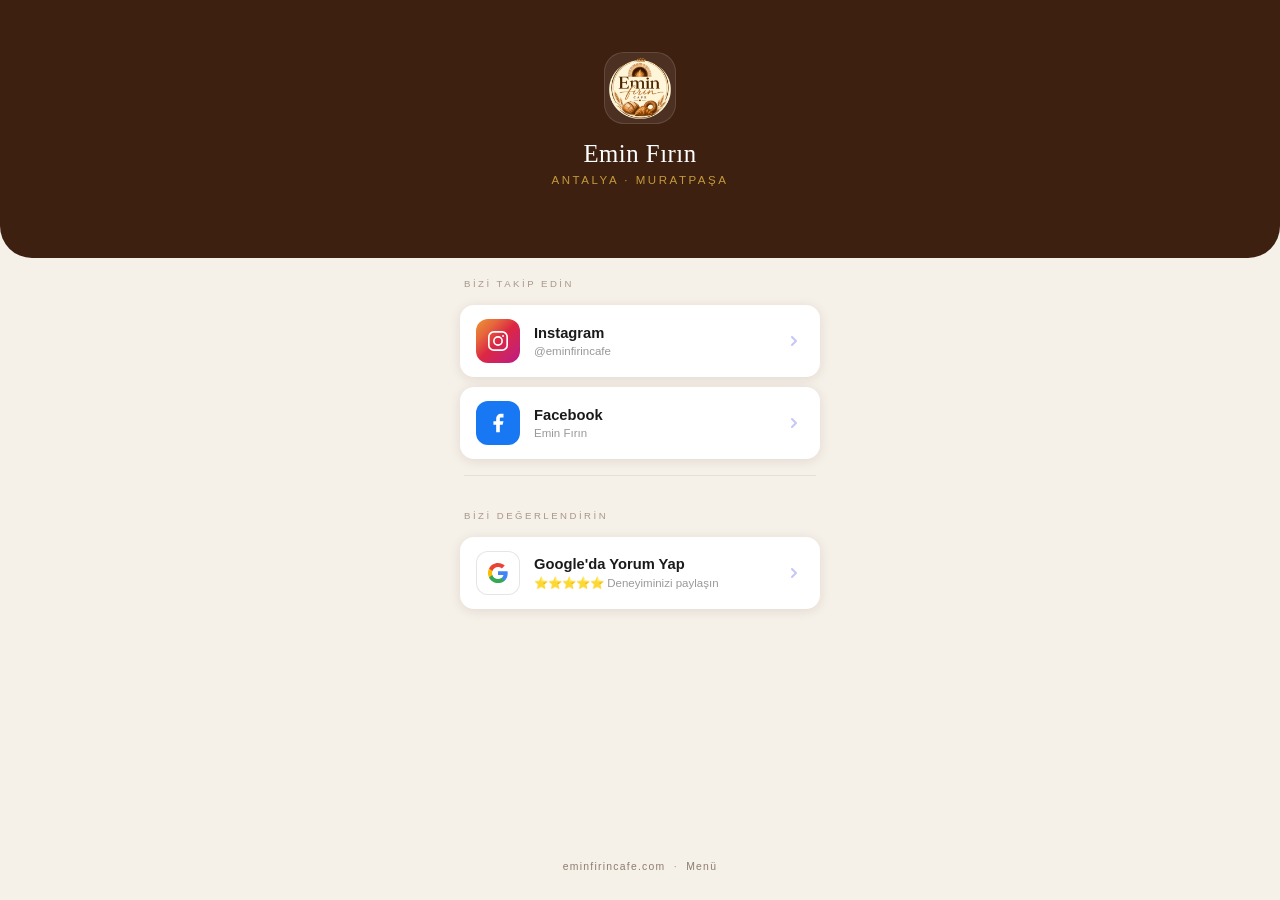
<file: qr.html>
<!doctype html>
<html lang="tr">
  <head>
    <meta charset="UTF-8" />
    <meta name="viewport" content="width=device-width, initial-scale=1.0" />
    <title>Emin Fırın</title>
    <meta name="description" content="Emin Fırın — takip edin, değerlendirin." />
    <link rel="icon" type="image/x-icon" href="assets/images/favicon.png" />
    <style>
      *, *::before, *::after { box-sizing: border-box; margin: 0; padding: 0; }

      :root {
        --bg:     #F5F0E8;
        --brown:  #3D2010;
        --brown2: #6B3A1F;
        --amber:  #C49A3C;
        --white:  #FFFFFF;
        --muted:  rgba(61,32,16,0.42);
        --shadow: 0 2px 12px rgba(61,32,16,0.10);
        --sans:   -apple-system, "Helvetica Neue", Arial, sans-serif;
        --serif:  Georgia, "Times New Roman", serif;
      }

      html, body {
        height: 100%;
        font-family: var(--sans);
        -webkit-font-smoothing: antialiased;
        background: var(--bg);
      }

      body {
        display: flex;
        flex-direction: column;
        align-items: center;
        min-height: 100%;
      }

      /* ── Hero ── */
      .hero {
        width: 100%;
        background: var(--brown);
        display: flex;
        flex-direction: column;
        align-items: center;
        padding: 52px 24px 72px;
        border-radius: 0 0 32px 32px;
        position: relative;
        z-index: 1;
      }

      .hero__logo {
        width: 72px;
        height: 72px;
        border-radius: 20px;
        overflow: hidden;
        background: rgba(255,255,255,0.08);
        display: flex;
        align-items: center;
        justify-content: center;
        margin-bottom: 16px;
        border: 1px solid rgba(255,255,255,0.12);
      }

      .hero__logo img {
        width: 100%;
        height: 100%;
        object-fit: cover;
      }

      .hero__name {
        font-family: var(--serif);
        font-size: 1.55rem;
        font-weight: 400;
        color: #fff;
        letter-spacing: 0.02em;
        margin-bottom: 6px;
      }

      .hero__location {
        font-size: 0.72rem;
        letter-spacing: 0.22em;
        text-transform: uppercase;
        color: var(--amber);
      }

      /* ── Content ── */
      .content {
        width: 100%;
        max-width: 400px;
        padding: 28px 20px 48px;
        display: flex;
        flex-direction: column;
        gap: 10px;
        margin-top: -16px;
      }

      /* ── Section label ── */
      .label {
        font-size: 0.60rem;
        letter-spacing: 0.26em;
        text-transform: uppercase;
        color: var(--muted);
        padding: 18px 4px 6px;
      }

      .label:first-child { padding-top: 8px; }

      /* ── Link buttons ── */
      .link-btn {
        display: flex;
        align-items: center;
        gap: 14px;
        padding: 14px 16px;
        background: var(--white);
        border-radius: 14px;
        text-decoration: none;
        box-shadow: var(--shadow);
        transition: transform 0.15s, box-shadow 0.15s;
        -webkit-tap-highlight-color: transparent;
        user-select: none;
      }

      .link-btn:active {
        transform: scale(0.97);
        box-shadow: 0 1px 4px rgba(61,32,16,0.08);
      }

      @media (hover: hover) {
        .link-btn:hover {
          transform: translateY(-2px);
          box-shadow: 0 6px 20px rgba(61,32,16,0.14);
        }
      }

      .link-btn__icon {
        width: 44px;
        height: 44px;
        border-radius: 12px;
        flex-shrink: 0;
        display: flex;
        align-items: center;
        justify-content: center;
      }

      .link-btn__icon svg {
        width: 22px;
        height: 22px;
        display: block;
      }

      /* icon backgrounds */
      .icon--instagram {
        background: linear-gradient(135deg, #f09433, #e6683c, #dc2743, #cc2366, #bc1888);
      }
      .icon--facebook { background: #1877f2; }
      .icon--google   {
        background: #fff;
        border: 1px solid rgba(0,0,0,0.10);
      }

      .link-btn__body { flex: 1; }

      .link-btn__title {
        font-size: 0.92rem;
        font-weight: 600;
        color: #1a1a1a;
        display: block;
        line-height: 1.2;
      }

      .link-btn__sub {
        font-size: 0.72rem;
        color: #999;
        margin-top: 2px;
        display: block;
      }

      .link-btn__chevron {
        width: 20px;
        height: 20px;
        flex-shrink: 0;
        opacity: 0.22;
      }

      /* ── Separator ── */
      .sep {
        height: 1px;
        background: rgba(61,32,16,0.08);
        margin: 6px 4px;
      }

      /* ── Footer ── */
      .footer {
        margin-top: auto;
        padding: 16px 24px 28px;
        font-size: 0.65rem;
        letter-spacing: 0.12em;
        color: var(--muted);
        text-align: center;
      }

      .footer a {
        color: var(--brown);
        text-decoration: none;
        opacity: 0.55;
      }
    </style>
  </head>
  <body>

    <div class="hero">
      <div class="hero__logo">
        <img src="assets/images/Logo.png" alt="Emin Fırın" />
      </div>
      <div class="hero__name">Emin Fırın</div>
      <div class="hero__location">Antalya · Muratpaşa</div>
    </div>

    <div class="content">

      <div class="label">Bizi Takip Edin</div>

      <a href="https://www.instagram.com/eminfirincafe" target="_blank" rel="noopener" class="link-btn">
        <div class="link-btn__icon icon--instagram">
          <svg viewBox="0 0 24 24" fill="none">
            <rect x="2" y="2" width="20" height="20" rx="5.5" stroke="white" stroke-width="1.8"/>
            <circle cx="12" cy="12" r="4.5" stroke="white" stroke-width="1.8"/>
            <circle cx="17.5" cy="6.5" r="1.1" fill="white"/>
          </svg>
        </div>
        <div class="link-btn__body">
          <strong class="link-btn__title">Instagram</strong>
          <span class="link-btn__sub">@eminfirincafe</span>
        </div>
        <svg class="link-btn__chevron" viewBox="0 0 20 20" fill="currentColor">
          <path fill-rule="evenodd" d="M7.293 14.707a1 1 0 010-1.414L10.586 10 7.293 6.707a1 1 0 011.414-1.414l4 4a1 1 0 010 1.414l-4 4a1 1 0 01-1.414 0z" clip-rule="evenodd"/>
        </svg>
      </a>

      <a href="https://www.facebook.com/eminfirincafe" target="_blank" rel="noopener" class="link-btn">
        <div class="link-btn__icon icon--facebook">
          <svg viewBox="0 0 24 24" fill="white">
            <path d="M18 2h-3a5 5 0 00-5 5v3H7v4h3v8h4v-8h3l1-4h-4V7a1 1 0 011-1h3V2z"/>
          </svg>
        </div>
        <div class="link-btn__body">
          <strong class="link-btn__title">Facebook</strong>
          <span class="link-btn__sub">Emin Fırın</span>
        </div>
        <svg class="link-btn__chevron" viewBox="0 0 20 20" fill="currentColor">
          <path fill-rule="evenodd" d="M7.293 14.707a1 1 0 010-1.414L10.586 10 7.293 6.707a1 1 0 011.414-1.414l4 4a1 1 0 010 1.414l-4 4a1 1 0 01-1.414 0z" clip-rule="evenodd"/>
        </svg>
      </a>

      <div class="sep"></div>

      <div class="label">Bizi Değerlendirin</div>

      <a href="https://g.page/r/GOOGLE_REVIEW_LINK_BURAYA/review" target="_blank" rel="noopener" class="link-btn">
        <div class="link-btn__icon icon--google">
          <svg viewBox="0 0 24 24">
            <path d="M22.56 12.25c0-.78-.07-1.53-.2-2.25H12v4.26h5.92c-.26 1.37-1.04 2.53-2.21 3.31v2.77h3.57c2.08-1.92 3.28-4.74 3.28-8.09z" fill="#4285F4"/>
            <path d="M12 23c2.97 0 5.46-.98 7.28-2.66l-3.57-2.77c-.98.66-2.23 1.06-3.71 1.06-2.86 0-5.29-1.93-6.16-4.53H2.18v2.84C3.99 20.53 7.7 23 12 23z" fill="#34A853"/>
            <path d="M5.84 14.09c-.22-.66-.35-1.36-.35-2.09s.13-1.43.35-2.09V7.07H2.18C1.43 8.55 1 10.22 1 12s.43 3.45 1.18 4.93l3.66-2.84z" fill="#FBBC05"/>
            <path d="M12 5.38c1.62 0 3.06.56 4.21 1.64l3.15-3.15C17.45 2.09 14.97 1 12 1 7.7 1 3.99 3.47 2.18 7.07l3.66 2.84c.87-2.6 3.3-4.53 6.16-4.53z" fill="#EA4335"/>
          </svg>
        </div>
        <div class="link-btn__body">
          <strong class="link-btn__title">Google'da Yorum Yap</strong>
          <span class="link-btn__sub">⭐⭐⭐⭐⭐ Deneyiminizi paylaşın</span>
        </div>
        <svg class="link-btn__chevron" viewBox="0 0 20 20" fill="currentColor">
          <path fill-rule="evenodd" d="M7.293 14.707a1 1 0 010-1.414L10.586 10 7.293 6.707a1 1 0 011.414-1.414l4 4a1 1 0 010 1.414l-4 4a1 1 0 01-1.414 0z" clip-rule="evenodd"/>
        </svg>
      </a>

    </div>

    <footer class="footer">
      <a href="index.html">eminfirincafe.com</a>
      &nbsp;·&nbsp;
      <a href="menu.html">Menü</a>
    </footer>

  </body>
</html>
</file>
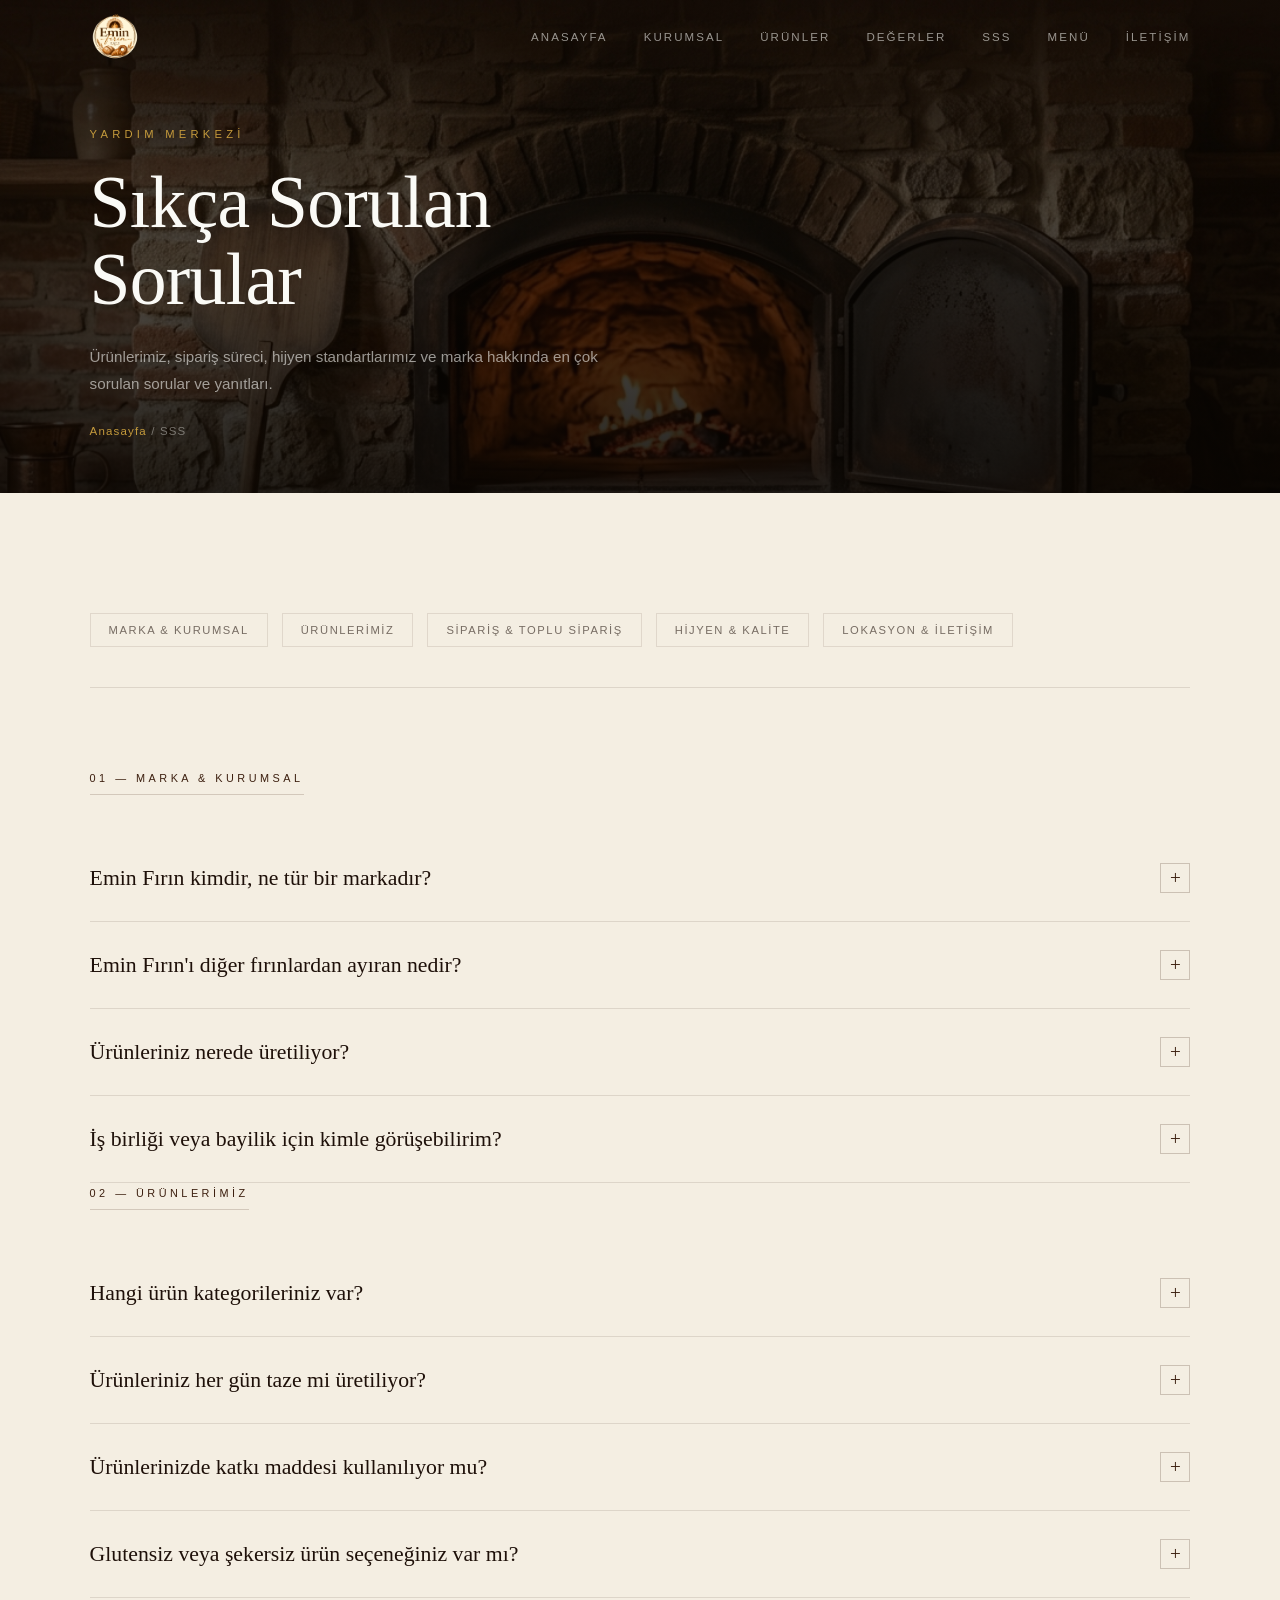
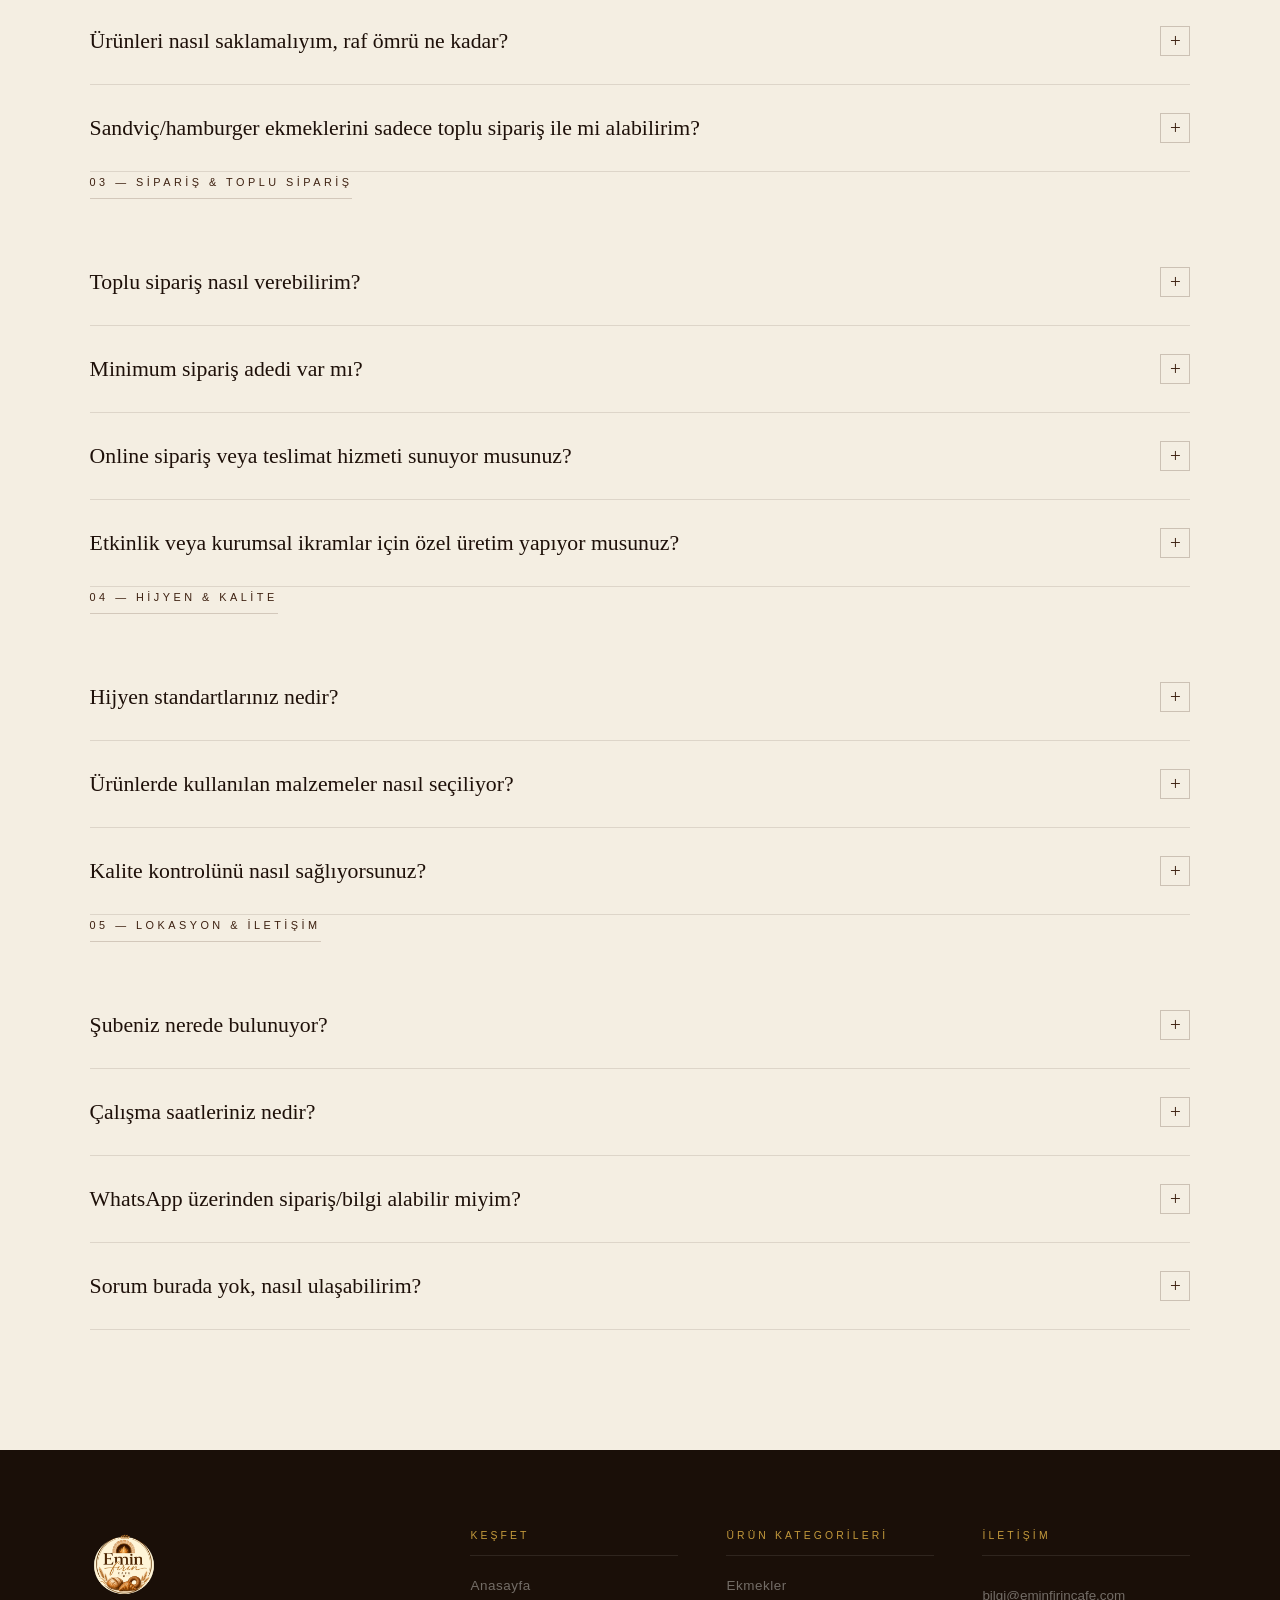
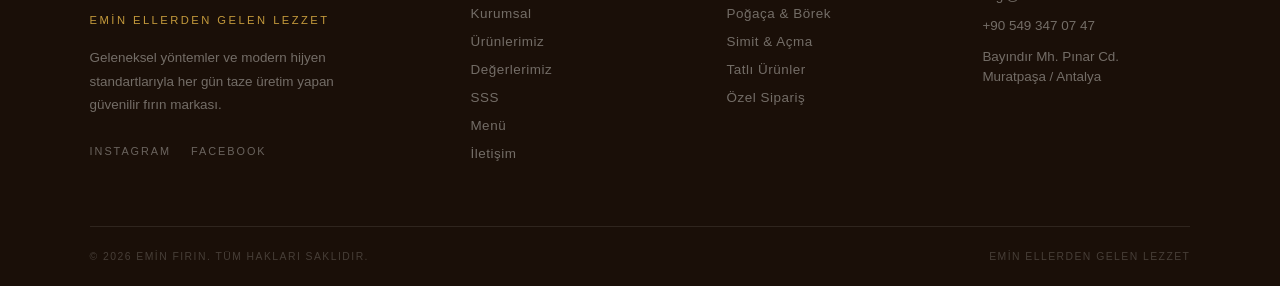
<file: sss.html>
<!doctype html>
<html lang="tr">
  <head>
    <meta charset="UTF-8" />
    <meta name="viewport" content="width=device-width, initial-scale=1.0" />
    <title>Sıkça Sorulan Sorular — Emin Fırın</title>
    <meta
      name="description"
      content="Emin Fırın hakkında sıkça sorulan sorular: ürünler, sipariş & toplu sipariş, hijyen & kalite, lokasyon ve iletişim ile ilgili tüm yanıtlar."
    />
    <link rel="canonical" href="https://eminfirincafe.com/sss.html" />

    <!-- Open Graph -->
    <meta property="og:type" content="website" />
    <meta property="og:locale" content="tr_TR" />
    <meta property="og:site_name" content="Emin Fırın" />
    <meta property="og:title" content="Sıkça Sorulan Sorular — Emin Fırın" />
    <meta
      property="og:description"
      content="Emin Fırın hakkında sıkça sorulan sorular: ürünler, sipariş & toplu sipariş, hijyen & kalite, lokasyon ve iletişim ile ilgili tüm yanıtlar."
    />
    <meta property="og:url" content="https://eminfirincafe.com/sss.html" />
    <meta property="og:image" content="https://eminfirincafe.com/assets/images/Logo.png" />

    <link rel="stylesheet" href="assets/css/style.css" />
    <link rel="icon" type="image/x-icon" href="assets/images/favicon.png" />

    <!-- Schema.org / JSON-LD — FAQPage -->
    <script type="application/ld+json">
      {
        "@context": "https://schema.org",
        "@type": "FAQPage",
        "mainEntity": [
          {
            "@type": "Question",
            "name": "Emin Fırın kimdir, ne tür bir markadır?",
            "acceptedAnswer": {
              "@type": "Answer",
              "text": "Emin Fırın, Antalya merkezli, ekmek, unlu mamul ve pastane ürünlerini ustalıkla hazırlayan; tüm üretiminde standart kalite ve yüksek hijyen anlayışını esas alan kurumsal bir fırın & kafe markasıdır."
            }
          },
          {
            "@type": "Question",
            "name": "Emin Fırın'ı diğer fırınlardan ayıran nedir?",
            "acceptedAnswer": {
              "@type": "Answer",
              "text": "Her üründe aynı tarif, aynı süreç ve aynı kaliteyi koruyan standartlaştırılmış bir üretim anlayışı benimsenir. Doğal ve katkısız içerik tercihi, yüksek hijyen standardı ve şeffaf bir hizmet yaklaşımı markanın temelini oluşturur."
            }
          },
          {
            "@type": "Question",
            "name": "Ürünleriniz nerede üretiliyor?",
            "acceptedAnswer": {
              "@type": "Answer",
              "text": "Tüm ürünlerimiz kendi üretim alanımızda, geleneksel taş fırın yöntemleri ve modern hijyen standartları bir arada kullanılarak hazırlanır."
            }
          },
          {
            "@type": "Question",
            "name": "İş birliği veya bayilik için kimle görüşebilirim?",
            "acceptedAnswer": {
              "@type": "Answer",
              "text": "Marka iş birliği, tedarik veya kurumsal görüşme talepleriniz için telefon, WhatsApp veya e-posta kanallarından bizimle iletişime geçebilirsiniz."
            }
          },
          {
            "@type": "Question",
            "name": "Hangi ürün kategorileriniz var?",
            "acceptedAnswer": {
              "@type": "Answer",
              "text": "Ekmekler (somun, tam buğday, kepekli, çavdar, pide), Poğaça & Börek, Simit & Açma, Tatlı Ürünler ve Sandviç & Ekmek olmak üzere beş temel kategoride ürün sunuyoruz. Etkinlik ve kurumsal ihtiyaçlar için Özel & Toplu Sipariş seçeneğimiz de mevcuttur."
            }
          },
          {
            "@type": "Question",
            "name": "Ürünleriniz her gün taze mi üretiliyor?",
            "acceptedAnswer": {
              "@type": "Answer",
              "text": "Evet. Lezzet ve kalite tesadüfe bırakılmaz; tüm ürünlerimiz her gün yeniden, aynı özen ve standartla üretilir."
            }
          },
          {
            "@type": "Question",
            "name": "Ürünlerinizde katkı maddesi kullanılıyor mu?",
            "acceptedAnswer": {
              "@type": "Answer",
              "text": "Doğal ve katkısız üretim ilkesini benimsiyoruz; ürünlerimiz geleneksel yöntemlerle, günlük taze üretim anlayışıyla hazırlanır."
            }
          },
          {
            "@type": "Question",
            "name": "Glutensiz veya şekersiz ürün seçeneğiniz var mı?",
            "acceptedAnswer": {
              "@type": "Answer",
              "text": "Şu an için özel diyet kategorisinde (glutensiz, şekersiz vb.) ayrı bir ürün hattımız bulunmamaktadır. Özel ihtiyaçlarınız için bizimle iletişime geçerek güncel durumu öğrenebilirsiniz."
            }
          },
          {
            "@type": "Question",
            "name": "Ürünleri nasıl saklamalıyım, raf ömrü ne kadar?",
            "acceptedAnswer": {
              "@type": "Answer",
              "text": "Katkı maddesi içermeyen ürünlerimizin en taze haliyle, satın alındığı gün içinde tüketilmesini öneririz. Ekmek ve unlu mamuller oda sıcaklığında, kapalı bir ortamda; pastane ürünleri ise serin yerde veya buzdolabında saklanmalıdır."
            }
          },
          {
            "@type": "Question",
            "name": "Sandviç/hamburger ekmeklerini sadece toplu sipariş ile mi alabilirim?",
            "acceptedAnswer": {
              "@type": "Answer",
              "text": "Hayır, bu ürünleri şubemizden bireysel olarak da satın alabilirsiniz. Restoran, kafe ve işletmeler için ayrıca toplu sipariş seçeneği de sunulmaktadır."
            }
          },
          {
            "@type": "Question",
            "name": "Toplu sipariş nasıl verebilirim?",
            "acceptedAnswer": {
              "@type": "Answer",
              "text": "Telefon veya WhatsApp üzerinden bizimle iletişime geçerek etkinlik, kurumsal ikram ya da restoran tedariki için toplu sipariş talebinizi iletebilirsiniz."
            }
          },
          {
            "@type": "Question",
            "name": "Minimum sipariş adedi var mı?",
            "acceptedAnswer": {
              "@type": "Answer",
              "text": "Minimum sipariş adedi, ürün türüne ve talep edilen miktara göre değişiklik gösterebilir. En doğru bilgi için lütfen doğrudan bizimle iletişime geçin."
            }
          },
          {
            "@type": "Question",
            "name": "Online sipariş veya teslimat hizmeti sunuyor musunuz?",
            "acceptedAnswer": {
              "@type": "Answer",
              "text": "Şu an için bir online sipariş sistemimiz bulunmamaktadır. Siparişlerinizi telefon veya WhatsApp hattımız üzerinden iletebilirsiniz."
            }
          },
          {
            "@type": "Question",
            "name": "Etkinlik veya kurumsal ikramlar için özel üretim yapıyor musunuz?",
            "acceptedAnswer": {
              "@type": "Answer",
              "text": "Evet. Etkinlik, kurumsal ikram ve restoran tedariki için özel üretim yapıyoruz; standart kalitemizi sizin ölçeğinizde sunuyoruz."
            }
          },
          {
            "@type": "Question",
            "name": "Hijyen standartlarınız nedir?",
            "acceptedAnswer": {
              "@type": "Answer",
              "text": "Üretimden servise kadar tüm süreçlerimizde yüksek hijyen standardı uygulanır. Müşterilerimizin her ürünü güvenle tüketebilmesi en temel önceliğimizdir."
            }
          },
          {
            "@type": "Question",
            "name": "Ürünlerde kullanılan malzemeler nasıl seçiliyor?",
            "acceptedAnswer": {
              "@type": "Answer",
              "text": "Malzemelerimizi kaliteli ve güvenilir tedarikçilerden temin ediyor, her üretimde aynı tarif ve aynı süreci uyguluyoruz."
            }
          },
          {
            "@type": "Question",
            "name": "Kalite kontrolünü nasıl sağlıyorsunuz?",
            "acceptedAnswer": {
              "@type": "Answer",
              "text": "Standart kalite ilkemiz doğrultusunda, üretim sürecimizin her adımı aynı tarif ve aynı özenle tekrarlanır; bu sayede ürünlerimizde tutarlı bir kalite sağlanır."
            }
          },
          {
            "@type": "Question",
            "name": "Şubeniz nerede bulunuyor?",
            "acceptedAnswer": {
              "@type": "Answer",
              "text": "Bayındır Mh. Pınar Cd., Muratpaşa / Antalya adresinde bulunuyoruz."
            }
          },
          {
            "@type": "Question",
            "name": "Çalışma saatleriniz nedir?",
            "acceptedAnswer": {
              "@type": "Answer",
              "text": "Güncel çalışma saatlerimizi öğrenmek için lütfen telefon veya WhatsApp hattımızdan bizimle iletişime geçin."
            }
          },
          {
            "@type": "Question",
            "name": "WhatsApp üzerinden sipariş/bilgi alabilir miyim?",
            "acceptedAnswer": {
              "@type": "Answer",
              "text": "Evet, +90 549 347 07 47 numaralı WhatsApp hattımızdan sipariş ve bilgi talebinde bulunabilirsiniz."
            }
          },
          {
            "@type": "Question",
            "name": "Sorum burada yok, nasıl ulaşabilirim?",
            "acceptedAnswer": {
              "@type": "Answer",
              "text": "İletişim sayfamızdaki telefon, WhatsApp veya e-posta kanallarından bize her zaman ulaşabilirsiniz; size en kısa sürede dönüş yapılır."
            }
          }
        ]
      }
    </script>
  </head>
  <body>
    <!-- NAV -->
    <nav class="nav" id="nav">
      <a href="index.html#hero" class="nav__logo">
        <img src="assets/images/Logo.png" alt="Emin Fırın" />
      </a>
      <ul class="nav__links" id="navLinks">
        <li><a href="index.html#hero">Anasayfa</a></li>
        <li><a href="index.html#mv">Kurumsal</a></li>
        <li><a href="index.html#products">Ürünler</a></li>
        <li><a href="index.html#values">Değerler</a></li>
        <li><a href="sss.html">SSS</a></li>
        <li><a href="menu.html">Menü</a></li>
        <li><a href="index.html#contact">İletişim</a></li>
      </ul>
      <button class="nav__menu" aria-label="Menü" id="navMenu">
        <span></span><span></span><span></span>
      </button>
    </nav>

    <!-- PAGE HEADER -->
    <header class="page-header">
      <div class="page-header__overlay"></div>
      <div class="page-header__content">
        <p class="eyebrow" data-reveal>Yardım Merkezi</p>
        <h1 class="page-header__title" data-reveal>
          Sıkça Sorulan<br />Sorular
        </h1>
        <p class="page-header__sub" data-reveal>
          Ürünlerimiz, sipariş süreci, hijyen standartlarımız ve marka
          hakkında en çok sorulan sorular ve yanıtları.
        </p>
        <p class="page-header__breadcrumb" data-reveal>
          <a href="index.html#hero">Anasayfa</a> / SSS
        </p>
      </div>
    </header>

    <!-- KATEGORİ HIZLI GEÇİŞ -->
    <section class="content-section content-section--faq">
      <div class="faq-jump" data-reveal>
        <a href="#cat-marka">Marka & Kurumsal</a>
        <a href="#cat-urunler">Ürünlerimiz</a>
        <a href="#cat-siparis">Sipariş & Toplu Sipariş</a>
        <a href="#cat-hijyen">Hijyen & Kalite</a>
        <a href="#cat-iletisim">Lokasyon & İletişim</a>
      </div>

      <!-- 01 — MARKA & KURUMSAL -->
      <div id="cat-marka" class="faq-cat-header" data-reveal>
        <span class="section-tag">01 — Marka & Kurumsal</span>
      </div>
      <div class="faq-list">
        <div class="faq-item" data-reveal>
          <button class="faq-item__q">
            <span>Emin Fırın kimdir, ne tür bir markadır?</span>
            <span class="faq-item__icon">+</span>
          </button>
          <div class="faq-item__a">
            <p>
              Emin Fırın, Antalya merkezli, ekmek, unlu mamul ve pastane
              ürünlerini ustalıkla hazırlayan; tüm üretiminde standart kalite
              ve yüksek hijyen anlayışını esas alan kurumsal bir fırın & kafe
              markasıdır.
            </p>
          </div>
        </div>

        <div class="faq-item" data-reveal>
          <button class="faq-item__q">
            <span>Emin Fırın'ı diğer fırınlardan ayıran nedir?</span>
            <span class="faq-item__icon">+</span>
          </button>
          <div class="faq-item__a">
            <p>
              Her üründe aynı tarif, aynı süreç ve aynı kaliteyi koruyan
              standartlaştırılmış bir üretim anlayışı benimsiyoruz. Doğal ve
              katkısız içerik tercihi, yüksek hijyen standardı ve şeffaf bir
              hizmet yaklaşımı markamızın temelini oluşturur.
            </p>
          </div>
        </div>

        <div class="faq-item" data-reveal>
          <button class="faq-item__q">
            <span>Ürünleriniz nerede üretiliyor?</span>
            <span class="faq-item__icon">+</span>
          </button>
          <div class="faq-item__a">
            <p>
              Tüm ürünlerimiz kendi üretim alanımızda, geleneksel taş fırın
              yöntemleri ve modern hijyen standartları bir arada kullanılarak
              hazırlanır.
            </p>
          </div>
        </div>

        <div class="faq-item" data-reveal>
          <button class="faq-item__q">
            <span>İş birliği veya bayilik için kimle görüşebilirim?</span>
            <span class="faq-item__icon">+</span>
          </button>
          <div class="faq-item__a">
            <p>
              Marka iş birliği, tedarik veya kurumsal görüşme talepleriniz
              için iletişim sayfamızdaki telefon, WhatsApp veya e-posta
              kanallarından bizimle iletişime geçebilirsiniz.
            </p>
          </div>
        </div>
      </div>

      <!-- 02 — ÜRÜNLERİMİZ -->
      <div id="cat-urunler" class="faq-cat-header" data-reveal>
        <span class="section-tag">02 — Ürünlerimiz</span>
      </div>
      <div class="faq-list">
        <div class="faq-item" data-reveal>
          <button class="faq-item__q">
            <span>Hangi ürün kategorileriniz var?</span>
            <span class="faq-item__icon">+</span>
          </button>
          <div class="faq-item__a">
            <p>
              Ekmekler (somun, tam buğday, kepekli, çavdar, pide), Poğaça &
              Börek, Simit & Açma, Tatlı Ürünler ve Sandviç & Ekmek olmak
              üzere beş temel kategoride ürün sunuyoruz. Etkinlik ve kurumsal
              ihtiyaçlar için Özel & Toplu Sipariş seçeneğimiz de mevcuttur.
            </p>
          </div>
        </div>

        <div class="faq-item" data-reveal>
          <button class="faq-item__q">
            <span>Ürünleriniz her gün taze mi üretiliyor?</span>
            <span class="faq-item__icon">+</span>
          </button>
          <div class="faq-item__a">
            <p>
              Evet. Lezzet ve kalite tesadüfe bırakılmaz; tüm ürünlerimiz her
              gün yeniden, aynı özen ve standartla üretilir.
            </p>
          </div>
        </div>

        <div class="faq-item" data-reveal>
          <button class="faq-item__q">
            <span>Ürünlerinizde katkı maddesi kullanılıyor mu?</span>
            <span class="faq-item__icon">+</span>
          </button>
          <div class="faq-item__a">
            <p>
              Doğal ve katkısız üretim ilkesini benimsiyoruz; ürünlerimiz
              geleneksel yöntemlerle, günlük taze üretim anlayışıyla
              hazırlanır.
            </p>
          </div>
        </div>

        <div class="faq-item" data-reveal>
          <button class="faq-item__q">
            <span>Glutensiz veya şekersiz ürün seçeneğiniz var mı?</span>
            <span class="faq-item__icon">+</span>
          </button>
          <div class="faq-item__a">
            <p>
              Şu an için özel diyet kategorisinde (glutensiz, şekersiz vb.)
              ayrı bir ürün hattımız bulunmamaktadır. Özel ihtiyaçlarınız için
              bizimle iletişime geçerek güncel durumu öğrenebilirsiniz.
            </p>
          </div>
        </div>

        <div class="faq-item" data-reveal>
          <button class="faq-item__q">
            <span>Ürünleri nasıl saklamalıyım, raf ömrü ne kadar?</span>
            <span class="faq-item__icon">+</span>
          </button>
          <div class="faq-item__a">
            <p>
              Katkı maddesi içermeyen ürünlerimizin en taze haliyle, satın
              alındığı gün içinde tüketilmesini öneririz. Ekmek ve unlu
              mamuller oda sıcaklığında, kapalı bir ortamda; pastane ürünleri
              ise serin yerde veya buzdolabında saklanmalıdır.
            </p>
          </div>
        </div>

        <div class="faq-item" data-reveal>
          <button class="faq-item__q">
            <span
              >Sandviç/hamburger ekmeklerini sadece toplu sipariş ile mi
              alabilirim?</span
            >
            <span class="faq-item__icon">+</span>
          </button>
          <div class="faq-item__a">
            <p>
              Hayır, bu ürünleri şubemizden bireysel olarak da satın
              alabilirsiniz. Restoran, kafe ve işletmeler için ayrıca toplu
              sipariş seçeneği de sunulmaktadır.
            </p>
          </div>
        </div>
      </div>

      <!-- 03 — SİPARİŞ & TOPLU SİPARİŞ -->
      <div id="cat-siparis" class="faq-cat-header" data-reveal>
        <span class="section-tag">03 — Sipariş & Toplu Sipariş</span>
      </div>
      <div class="faq-list">
        <div class="faq-item" data-reveal>
          <button class="faq-item__q">
            <span>Toplu sipariş nasıl verebilirim?</span>
            <span class="faq-item__icon">+</span>
          </button>
          <div class="faq-item__a">
            <p>
              Telefon veya WhatsApp üzerinden bizimle iletişime geçerek
              etkinlik, kurumsal ikram ya da restoran tedariki için toplu
              sipariş talebinizi iletebilirsiniz.
            </p>
          </div>
        </div>

        <div class="faq-item" data-reveal>
          <button class="faq-item__q">
            <span>Minimum sipariş adedi var mı?</span>
            <span class="faq-item__icon">+</span>
          </button>
          <div class="faq-item__a">
            <p>
              Minimum sipariş adedi, ürün türüne ve talep edilen miktara göre
              değişiklik gösterebilir. En doğru bilgi için lütfen doğrudan
              bizimle iletişime geçin.
            </p>
          </div>
        </div>

        <div class="faq-item" data-reveal>
          <button class="faq-item__q">
            <span>Online sipariş veya teslimat hizmeti sunuyor musunuz?</span>
            <span class="faq-item__icon">+</span>
          </button>
          <div class="faq-item__a">
            <p>
              Şu an için bir online sipariş sistemimiz bulunmamaktadır.
              Siparişlerinizi telefon veya WhatsApp hattımız üzerinden
              iletebilirsiniz.
            </p>
          </div>
        </div>

        <div class="faq-item" data-reveal>
          <button class="faq-item__q">
            <span
              >Etkinlik veya kurumsal ikramlar için özel üretim yapıyor
              musunuz?</span
            >
            <span class="faq-item__icon">+</span>
          </button>
          <div class="faq-item__a">
            <p>
              Evet. Etkinlik, kurumsal ikram ve restoran tedariki için özel
              üretim yapıyoruz; standart kalitemizi sizin ölçeğinizde
              sunuyoruz.
            </p>
          </div>
        </div>
      </div>

      <!-- 04 — HİJYEN & KALİTE -->
      <div id="cat-hijyen" class="faq-cat-header" data-reveal>
        <span class="section-tag">04 — Hijyen & Kalite</span>
      </div>
      <div class="faq-list">
        <div class="faq-item" data-reveal>
          <button class="faq-item__q">
            <span>Hijyen standartlarınız nedir?</span>
            <span class="faq-item__icon">+</span>
          </button>
          <div class="faq-item__a">
            <p>
              Üretimden servise kadar tüm süreçlerimizde yüksek hijyen
              standardı uygulanır. Müşterilerimizin her ürünü güvenle
              tüketebilmesi en temel önceliğimizdir.
            </p>
          </div>
        </div>

        <div class="faq-item" data-reveal>
          <button class="faq-item__q">
            <span>Ürünlerde kullanılan malzemeler nasıl seçiliyor?</span>
            <span class="faq-item__icon">+</span>
          </button>
          <div class="faq-item__a">
            <p>
              Malzemelerimizi kaliteli ve güvenilir tedarikçilerden temin
              ediyor, her şubede/üretimde aynı tarif ve aynı süreci
              uyguluyoruz.
            </p>
          </div>
        </div>

        <div class="faq-item" data-reveal>
          <button class="faq-item__q">
            <span>Kalite kontrolünü nasıl sağlıyorsunuz?</span>
            <span class="faq-item__icon">+</span>
          </button>
          <div class="faq-item__a">
            <p>
              Standart kalite ilkemiz doğrultusunda, üretim sürecimizin her
              adımı aynı tarif ve aynı özenle tekrarlanır; bu sayede
              ürünlerimizde tutarlı bir kalite sağlanır.
            </p>
          </div>
        </div>
      </div>

      <!-- 05 — LOKASYON & İLETİŞİM -->
      <div id="cat-iletisim" class="faq-cat-header" data-reveal>
        <span class="section-tag">05 — Lokasyon & İletişim</span>
      </div>
      <div class="faq-list">
        <div class="faq-item" data-reveal>
          <button class="faq-item__q">
            <span>Şubeniz nerede bulunuyor?</span>
            <span class="faq-item__icon">+</span>
          </button>
          <div class="faq-item__a">
            <p>
              Bayındır Mh. Pınar Cd., Muratpaşa / Antalya adresinde
              bulunuyoruz. Konumumuza
              <a
                href="https://maps.app.goo.gl/MA7RJ6diGyZ3HufC8"
                target="_blank"
                rel="noopener"
                >Google Haritalar</a
              >
              veya
              <a href="index.html#contact">iletişim sayfamızdaki harita</a>
              üzerinden ulaşabilirsiniz.
            </p>
          </div>
        </div>

        <div class="faq-item" data-reveal>
          <button class="faq-item__q">
            <span>Çalışma saatleriniz nedir?</span>
            <span class="faq-item__icon">+</span>
          </button>
          <div class="faq-item__a">
            <p>
              Güncel çalışma saatlerimizi öğrenmek için lütfen telefon veya
              WhatsApp hattımızdan bizimle iletişime geçin.
            </p>
          </div>
        </div>

        <div class="faq-item" data-reveal>
          <button class="faq-item__q">
            <span>WhatsApp üzerinden sipariş/bilgi alabilir miyim?</span>
            <span class="faq-item__icon">+</span>
          </button>
          <div class="faq-item__a">
            <p>
              Evet, +90 549 347 07 47 numaralı WhatsApp hattımızdan sipariş
              ve bilgi talebinde bulunabilirsiniz.
            </p>
          </div>
        </div>

        <div class="faq-item" data-reveal>
          <button class="faq-item__q">
            <span>Sorum burada yok, nasıl ulaşabilirim?</span>
            <span class="faq-item__icon">+</span>
          </button>
          <div class="faq-item__a">
            <p>
              <a href="index.html#contact">İletişim sayfamızdaki</a>
              telefon, WhatsApp veya e-posta kanallarından bize her zaman
              ulaşabilirsiniz; size en kısa sürede dönüş yapılır.
            </p>
          </div>
        </div>
      </div>
    </section>

    <!-- FOOTER -->
    <footer class="footer">
      <div class="footer__inner">
        <div class="footer__brand">
          <a href="index.html#hero" class="footer__logo">
            <img src="assets/images/Logo.png" alt="Emin Fırın" />
          </a>
          <p class="footer__tagline">Emin Ellerden Gelen Lezzet</p>
          <p class="footer__desc">
            Geleneksel yöntemler ve modern hijyen standartlarıyla her gün
            taze üretim yapan güvenilir fırın markası.
          </p>
          <div class="footer__social">
            <a
              href="https://www.instagram.com/eminfirincafe/"
              target="_blank"
              rel="noopener"
              aria-label="Instagram"
              class="footer__social-link"
              >Instagram</a
            >
            <a
              href="https://www.facebook.com/profile.php?id=61590968756710"
              target="_blank"
              rel="noopener"
              aria-label="Facebook"
              class="footer__social-link"
              >Facebook</a
            >
          </div>
        </div>

        <div class="footer__nav">
          <span class="footer__nav-title">Keşfet</span>
          <ul>
            <li><a href="index.html#hero">Anasayfa</a></li>
            <li><a href="index.html#mv">Kurumsal</a></li>
            <li><a href="index.html#products">Ürünlerimiz</a></li>
            <li><a href="index.html#values">Değerlerimiz</a></li>
            <li><a href="sss.html">SSS</a></li>
            <li><a href="menu.html">Menü</a></li>
            <li><a href="index.html#contact">İletişim</a></li>
          </ul>
        </div>

        <div class="footer__nav">
          <span class="footer__nav-title">Ürün Kategorileri</span>
          <ul>
            <li><a href="index.html#products">Ekmekler</a></li>
            <li><a href="index.html#products">Poğaça & Börek</a></li>
            <li><a href="index.html#products">Simit & Açma</a></li>
            <li><a href="index.html#products">Tatlı Ürünler</a></li>
            <li><a href="index.html#products">Özel Sipariş</a></li>
          </ul>
        </div>

        <div class="footer__contact-col">
          <span class="footer__nav-title">İletişim</span>
          <p>
            <a href="mailto:bilgi@eminfirincafe.com">bilgi@eminfirincafe.com</a>
          </p>
          <p><a href="tel:+905493470747">+90 549 347 07 47</a></p>
          <p>
            <a
              href="https://maps.app.goo.gl/MA7RJ6diGyZ3HufC8"
              target="_blank"
              rel="noopener"
              >Bayındır Mh. Pınar Cd.<br />Muratpaşa / Antalya</a
            >
          </p>
        </div>
      </div>
      <div class="footer__bottom">
        <span>© 2026 Emin Fırın. Tüm hakları saklıdır.</span>
        <span>Emin Ellerden Gelen Lezzet</span>
      </div>
    </footer>

    <script src="assets/js/main.js"></script>
  </body>
</html>
</file>
<file: assets/css/style.css>
/* =========================================
   EMIN FIRIN — MAIN STYLESHEET
   Palet: Warm White (#FAFAF6) · Deep Espresso (#3D2010) · Antique Gold (#C49A3C)
   ========================================= */

*, *::before, *::after {
  box-sizing: border-box;
  margin: 0;
  padding: 0;
}

:root {
  /* ── Arka plan katmanları ── */
  --dark:    #FAFAF6;              /* warm white — ana zemin      */
  --dark-2:  #F4EEE2;              /* warm parchment — ara        */
  --dark-3:  #EDE4D4;              /* warm sand — değerler        */

  /* ── Aksent ── */
  --gold:     #3D2010;             /* deep espresso — ana aksent  */
  --gold-lt:  #6B3A1F;             /* mahogany — hover            */
  --gold-dim: rgba(61,32,16,0.09); /* şeffaf tint                 */

  /* ── Metin ── */
  --white:   #1E1009;              /* near-black warm — ana metin */
  --muted:   rgba(30,16,9,0.44);   /* ikincil metin               */

  /* ── Dekoratif ── */
  --amber:   #C49A3C;              /* antique gold                */
  --cream:   #FAFAF6;              /* metin — foto sectionları    */

  --serif:  'Georgia', 'Times New Roman', serif;
  --sans:   'Helvetica Neue', Arial, sans-serif;
  --nav-h:  72px;
  --pad-x:  clamp(28px, 7vw, 96px);
  --ease:   cubic-bezier(0.22, 1, 0.36, 1);
}

html { scroll-behavior: smooth; }

body {
  background: var(--dark);
  color: var(--white);
  font-family: var(--sans);
  overflow-x: hidden;
  -webkit-font-smoothing: antialiased;
}

/* ══════════════════════════════════════════
   NAV
══════════════════════════════════════════ */
.nav {
  position: fixed;
  top: 0; left: 0;
  width: 100%;
  height: var(--nav-h);
  display: flex;
  align-items: center;
  justify-content: space-between;
  padding: 0 var(--pad-x);
  z-index: 200;
  transition: background 0.5s var(--ease), backdrop-filter 0.5s, box-shadow 0.5s;
}

.nav:not(.scrolled) .nav__links a {
  color: rgba(250,250,246,0.88);
}
.nav:not(.scrolled) .nav__links a:hover {
  color: #fff;
}
.nav:not(.scrolled) .nav__menu span {
  background: rgba(250,250,246,0.9);
}

.nav.scrolled {
  background: rgba(250,250,246,0.97);
  box-shadow: 0 1px 0 rgba(61,32,16,0.08);
}

.nav.scrolled::before {
  content: '';
  position: absolute;
  inset: 0;
  backdrop-filter: blur(18px);
  -webkit-backdrop-filter: blur(18px);
  pointer-events: none;
}

.nav__logo {
  display: flex;
  align-items: center;
  line-height: 0;
  text-decoration: none;
}
.nav__logo img { height: 50px; width: auto; display: block; }

.nav__links {
  list-style: none;
  display: flex;
  gap: 36px;
}

.nav__links a {
  color: var(--white);
  text-decoration: none;
  font-size: 0.72rem;
  letter-spacing: 0.18em;
  text-transform: uppercase;
  opacity: 0.65;
  transition: opacity 0.25s, color 0.25s;
}
.nav__links a:hover { opacity: 1; color: var(--gold); }

.nav__menu {
  display: none;
  flex-direction: column;
  gap: 5px;
  background: none;
  border: none;
  cursor: pointer;
  padding: 4px;
}
.nav__menu span {
  display: block;
  width: 24px; height: 1.5px;
  background: var(--white);
  transition: transform 0.3s, opacity 0.3s;
}

/* ══════════════════════════════════════════
   FOTO SECTIONLAR
══════════════════════════════════════════ */
.bg-section {
  position: relative;
  width: 100%;
  height: 100vh;
  display: flex;
  align-items: center;
  background-attachment: fixed;
  background-size: cover;
  background-position: center;
  background-repeat: no-repeat;
  overflow: hidden;
  color: var(--cream);
}

.bg-section--1 { background-image: url('../images/bg/a1.jpg'); }
.bg-section--2 { background-image: url('../images/bg/a2.jpg'); }
.bg-section--3 { background-image: url('../images/bg/a3.jpg'); }

.bg-section__overlay { position: absolute; inset: 0; pointer-events: none; }

.bg-section--1 .bg-section__overlay {
  background: linear-gradient(155deg,
    rgba(10,6,3,0.72) 0%,
    rgba(10,6,3,0.28) 55%,
    rgba(10,6,3,0.55) 100%);
}
.bg-section--2 .bg-section__overlay {
  background: rgba(8,5,2,0.56);
}
.bg-section--3 .bg-section__overlay {
  background: linear-gradient(to top,
    rgba(8,5,2,0.85) 0%,
    rgba(8,5,2,0.44) 55%,
    rgba(8,5,2,0.20) 100%);
}

/* ══════════════════════════════════════════
   HERO
══════════════════════════════════════════ */
.hero-content {
  position: relative;
  z-index: 2;
  padding: var(--nav-h) var(--pad-x) 0;
  max-width: 760px;
}

.eyebrow {
  display: block;
  font-size: 0.7rem;
  letter-spacing: 0.38em;
  text-transform: uppercase;
  color: var(--amber);
  margin-bottom: 24px;
}

.hero-headline {
  font-family: var(--serif);
  font-size: clamp(3.4rem, 8vw, 7.2rem);
  font-weight: 400;
  line-height: 1.0;
  color: var(--cream);
  letter-spacing: -0.01em;
  margin-bottom: 32px;
}

.hero-rule {
  width: 48px;
  height: 1px;
  background: var(--amber);
  margin-bottom: 28px;
}

.hero-sub {
  font-size: 0.88rem;
  letter-spacing: 0.16em;
  color: rgba(250,250,246,0.68);
  text-transform: uppercase;
}

.scroll-hint {
  position: absolute;
  bottom: 48px; left: 50%;
  transform: translateX(-50%);
  z-index: 2;
  display: flex; flex-direction: column; align-items: center;
}

.scroll-hint__line {
  display: block;
  width: 1px; height: 60px;
  background: linear-gradient(to bottom, var(--amber) 0%, transparent 100%);
  animation: scrollPulse 2s ease-in-out infinite;
}

@keyframes scrollPulse {
  0%   { transform: scaleY(0); transform-origin: top; opacity: 1; }
  50%  { transform: scaleY(1); transform-origin: top; opacity: 1; }
  100% { transform: scaleY(1); transform-origin: top; opacity: 0; }
}

/* ══════════════════════════════════════════
   İÇERİK SECTIONLARı
══════════════════════════════════════════ */
.content-section {
  background: var(--dark-2);
  padding: 120px var(--pad-x);
}

.content-section--split {
  display: grid;
  grid-template-columns: 1fr 1.6fr;
  gap: 80px;
  align-items: start;
}

.split__col--left {
  position: sticky;
  top: calc(var(--nav-h) + 40px);
}

.section-tag {
  display: inline-block;
  font-size: 0.68rem;
  letter-spacing: 0.32em;
  text-transform: uppercase;
  color: var(--gold);
  margin-bottom: 20px;
  border-bottom: 1px solid rgba(61,32,16,0.18);
  padding-bottom: 10px;
}

.section-heading {
  font-family: var(--serif);
  font-size: clamp(2.4rem, 4vw, 3.8rem);
  font-weight: 400;
  line-height: 1.1;
  color: var(--white);
  letter-spacing: -0.01em;
}

.mission-text {
  font-size: 1.05rem;
  line-height: 1.85;
  color: var(--white);
  opacity: 0.72;
  max-width: 540px;
}

.divider {
  width: 100%;
  height: 1px;
  background: rgba(61,32,16,0.12);
  margin: 48px 0;
}

.bridge-content {
  position: relative;
  z-index: 2;
  padding: 0 var(--pad-x);
  max-width: 900px;
  margin: 0 auto;
  text-align: center;
}

.bridge-quote {
  font-family: var(--serif);
  font-size: clamp(1.5rem, 3.2vw, 2.8rem);
  font-weight: 400;
  font-style: italic;
  line-height: 1.5;
  color: var(--cream);
  letter-spacing: 0.01em;
  border: none;
}

.bridge-quote::before {
  content: '\201C';
  display: block;
  font-size: 4rem;
  line-height: 0.6;
  color: var(--amber);
  margin-bottom: 24px;
  font-style: normal;
}

/* Değerler */
.content-section--values { background: var(--dark-3); }

.manifesto-header {
  margin-bottom: 64px;
  border-bottom: 1px solid rgba(61,32,16,0.14);
  padding-bottom: 32px;
  display: flex;
  align-items: center;
  justify-content: space-between;
}

.manifesto-header::after {
  content: 'Emin Fırın — İlkeler';
  font-size: 0.65rem;
  letter-spacing: 0.28em;
  text-transform: uppercase;
  color: var(--white);
  opacity: 0.18;
}

.manifesto-list { display: flex; flex-direction: column; }

.manifesto-item {
  display: grid;
  grid-template-columns: 64px 1fr;
  gap: 0 48px;
  align-items: start;
  padding: 48px 0;
  border-bottom: 1px solid rgba(61,32,16,0.10);
  cursor: default;
  position: relative;
}

.manifesto-item::before {
  content: '';
  position: absolute;
  inset: 0;
  background: rgba(61,32,16,0.03);
  opacity: 0;
  transition: opacity 0.35s;
  pointer-events: none;
}

.manifesto-item:hover::before { opacity: 1; }
.manifesto-item:hover .manifesto-item__title { color: var(--gold); }

.manifesto-item__num {
  font-size: 0.65rem;
  letter-spacing: 0.28em;
  color: var(--amber);
  padding-top: 10px;
  opacity: 0.70;
}

.manifesto-item__body {
  display: grid;
  grid-template-columns: 1fr 1.2fr;
  gap: 0 64px;
  align-items: start;
}

.manifesto-item__title {
  font-family: var(--serif);
  font-size: clamp(1.8rem, 3.2vw, 3rem);
  font-weight: 400;
  color: var(--white);
  line-height: 1.1;
  letter-spacing: -0.01em;
  transition: color 0.35s;
  padding-right: 16px;
}

.manifesto-item__text {
  font-size: 0.88rem;
  line-height: 1.80;
  color: var(--white);
  opacity: 0.50;
  padding-top: 8px;
  max-width: 380px;
}

/* ══════════════════════════════════════════
   İLETİŞİM
══════════════════════════════════════════ */
.contact-wrap {
  position: relative;
  z-index: 2;
  width: 100%;
  display: grid;
  grid-template-columns: 1.1fr 0.9fr;
  align-items: center;
  gap: 0 64px;
  padding: 0 var(--pad-x);
}

.contact-content { width: 100%; max-width: 620px; }

.contact-map {
  width: 100%;
  height: 420px;
  border: 1px solid rgba(250,250,246,0.22);
  padding: 6px;
  background: rgba(8,5,2,0.35);
  backdrop-filter: blur(4px);
}

.contact-map #map {
  width: 100%;
  height: 100%;
  filter: sepia(0.3) contrast(0.93) brightness(0.88);
}

.contact-map .leaflet-control-attribution {
  background: rgba(8,5,2,0.55) !important;
  color: rgba(250,250,246,0.55) !important;
  font-size: 0.6rem !important;
}
.contact-map .leaflet-control-attribution a { color: var(--amber) !important; }
.contact-map .leaflet-popup-content-wrapper,
.contact-map .leaflet-popup-tip { filter: none; }

.contact-headline {
  font-family: var(--serif);
  font-size: clamp(2.6rem, 5vw, 4.8rem);
  font-weight: 400;
  color: var(--cream);
  margin: 20px 0 52px;
  line-height: 1.08;
}

.contact-list {
  display: flex;
  flex-direction: column;
  border-top: 1px solid rgba(250,250,246,0.18);
}

.contact-line {
  display: flex;
  align-items: baseline;
  justify-content: space-between;
  padding: 22px 0;
  border-bottom: 1px solid rgba(250,250,246,0.09);
  text-decoration: none;
  color: var(--cream);
  transition: padding-left 0.3s var(--ease);
  gap: 24px;
}

a.contact-line:hover { padding-left: 10px; }

.contact-line__label {
  font-size: 0.68rem;
  letter-spacing: 0.28em;
  text-transform: uppercase;
  color: var(--amber);
  flex-shrink: 0;
  width: 90px;
}

.contact-line__val {
  font-size: 1rem;
  letter-spacing: 0.04em;
  opacity: 0.80;
}

/* ══════════════════════════════════════════
   ÜRÜNLERİMİZ
══════════════════════════════════════════ */
.content-section--products { background: var(--dark); }

.products-header {
  display: grid;
  grid-template-columns: 1fr 1fr;
  gap: 0 64px;
  align-items: end;
  margin-bottom: 72px;
  padding-bottom: 48px;
  border-bottom: 1px solid rgba(61,32,16,0.12);
}

.products-header .section-heading { margin-top: 16px; }

.products-header__sub {
  font-size: 0.92rem;
  line-height: 1.85;
  color: var(--white);
  opacity: 0.50;
  padding-bottom: 4px;
}

.products-grid {
  display: grid;
  grid-template-columns: repeat(3, 1fr);
  gap: 1px;
  background: rgba(61,32,16,0.10);
}

.product-cat {
  background: var(--dark);
  padding: 0 40px 44px;
  display: flex;
  flex-direction: column;
  position: relative;
  overflow: hidden;
  transition: background 0.35s;
}

.product-cat:hover { background: rgba(61,32,16,0.04); }

.product-cat__img {
  width: calc(100% + 80px);
  margin: 0 -40px 32px;
  height: 200px;
  background-size: cover;
  background-position: center;
  filter: sepia(0.10) contrast(1.04) brightness(0.94);
  transition: filter 0.4s, transform 0.6s var(--ease);
}

.product-cat:hover .product-cat__img {
  filter: sepia(0) contrast(1.05) brightness(1.01);
  transform: scale(1.03);
}

.product-cat__top {
  padding-top: 48px;
  display: flex;
  align-items: center;
  justify-content: space-between;
  margin-bottom: 20px;
}

.product-cat:has(.product-cat__img) .product-cat__top { padding-top: 0; }

.product-cat--accent { background: rgba(61,32,16,0.04); }
.product-cat--accent:hover { background: rgba(61,32,16,0.08); }

.product-cat__num {
  font-size: 0.62rem;
  letter-spacing: 0.3em;
  color: var(--amber);
  opacity: 0.65;
}

.product-cat__tag {
  font-size: 0.6rem;
  letter-spacing: 0.22em;
  text-transform: uppercase;
  color: var(--white);
  opacity: 0.30;
  border: 1px solid rgba(61,32,16,0.14);
  padding: 4px 10px;
}

.product-cat__title {
  font-family: var(--serif);
  font-size: clamp(1.5rem, 2.2vw, 2.1rem);
  font-weight: 400;
  color: var(--white);
  line-height: 1.15;
  margin-bottom: 16px;
  letter-spacing: -0.01em;
}

.product-cat__text {
  font-size: 0.84rem;
  line-height: 1.75;
  color: var(--white);
  opacity: 0.50;
  margin-bottom: 24px;
}

.product-cat__list {
  list-style: none;
  margin-top: auto;
  border-top: 1px solid rgba(61,32,16,0.10);
  padding-top: 20px;
  display: flex;
  flex-direction: column;
}

.product-cat__list li {
  font-size: 0.80rem;
  letter-spacing: 0.06em;
  color: var(--white);
  opacity: 0.44;
  padding: 7px 0;
  border-bottom: 1px solid rgba(61,32,16,0.07);
  transition: opacity 0.2s;
}

.product-cat:hover .product-cat__list li { opacity: 0.68; }

.product-cat__cta {
  display: inline-block;
  margin-top: auto;
  padding: 14px 28px;
  border: 1px solid var(--gold);
  color: var(--gold);
  text-decoration: none;
  font-size: 0.72rem;
  letter-spacing: 0.22em;
  text-transform: uppercase;
  transition: background 0.3s, color 0.3s;
  width: fit-content;
}

.product-cat__cta:hover {
  background: var(--gold);
  color: var(--cream);
}

.product-cat[data-reveal]:nth-child(1) { transition-delay: 0.00s; }
.product-cat[data-reveal]:nth-child(2) { transition-delay: 0.07s; }
.product-cat[data-reveal]:nth-child(3) { transition-delay: 0.14s; }
.product-cat[data-reveal]:nth-child(4) { transition-delay: 0.21s; }
.product-cat[data-reveal]:nth-child(5) { transition-delay: 0.28s; }
.product-cat[data-reveal]:nth-child(6) { transition-delay: 0.35s; }

/* ══════════════════════════════════════════
   FOOTER
══════════════════════════════════════════ */
.footer {
  background: #1A0F08;
  padding: 80px var(--pad-x) 0;
}

.footer__inner {
  display: grid;
  grid-template-columns: 1.6fr 1fr 1fr 1fr;
  gap: 48px;
  padding-bottom: 64px;
  border-bottom: 1px solid rgba(250,250,246,0.09);
}

.footer__logo { display: inline-flex; margin-bottom: 16px; line-height: 0; }
.footer__logo img { height: 68px; width: auto; display: block; }

.footer__tagline {
  font-size: 0.7rem;
  letter-spacing: 0.22em;
  text-transform: uppercase;
  color: var(--amber);
  margin-bottom: 20px;
}

.footer__desc {
  font-size: 0.84rem;
  line-height: 1.75;
  color: rgba(250,250,246,0.40);
  max-width: 280px;
  margin-bottom: 28px;
}

.footer__social { display: flex; gap: 20px; }

.footer__social-link {
  font-size: 0.68rem;
  letter-spacing: 0.18em;
  text-transform: uppercase;
  color: rgba(250,250,246,0.36);
  text-decoration: none;
  transition: color 0.25s;
}
.footer__social-link:hover { color: rgba(250,250,246,0.80); }

.footer__nav-title {
  display: block;
  font-size: 0.65rem;
  letter-spacing: 0.3em;
  text-transform: uppercase;
  color: var(--amber);
  margin-bottom: 20px;
  padding-bottom: 14px;
  border-bottom: 1px solid rgba(250,250,246,0.09);
}

.footer__nav ul { list-style: none; display: flex; flex-direction: column; gap: 10px; }

.footer__nav a {
  font-size: 0.84rem;
  color: rgba(250,250,246,0.40);
  text-decoration: none;
  letter-spacing: 0.04em;
  transition: color 0.2s;
}
.footer__nav a:hover { color: rgba(250,250,246,0.80); }

.footer__contact-col { display: flex; flex-direction: column; gap: 10px; }

.footer__contact-col p {
  font-size: 0.84rem;
  color: rgba(250,250,246,0.40);
  line-height: 1.5;
}

.footer__contact-col p a {
  color: inherit;
  text-decoration: none;
  transition: color 0.2s;
}
.footer__contact-col p a:hover { color: rgba(250,250,246,0.80); }

.footer__bottom {
  display: flex;
  justify-content: space-between;
  align-items: center;
  padding: 24px 0;
  font-size: 0.65rem;
  letter-spacing: 0.14em;
  text-transform: uppercase;
  color: rgba(250,250,246,0.20);
}

/* ══════════════════════════════════════════
   SAYFA BAŞLIĞI (SSS)
══════════════════════════════════════════ */
.page-header {
  position: relative;
  min-height: 48vh;
  display: flex;
  align-items: center;
  background-image: url('../images/bg/a2.jpg');
  background-size: cover;
  background-position: center;
  background-attachment: fixed;
  overflow: hidden;
  color: var(--cream);
}

.page-header__overlay {
  position: absolute;
  inset: 0;
  background: linear-gradient(180deg,
    rgba(8,5,2,0.50) 0%,
    rgba(8,5,2,0.88) 100%);
  pointer-events: none;
}

.page-header__content {
  position: relative;
  z-index: 2;
  padding: calc(var(--nav-h) + 56px) var(--pad-x) 56px;
  max-width: 900px;
}

.page-header__title {
  font-family: var(--serif);
  font-size: clamp(2.6rem, 6vw, 4.6rem);
  font-weight: 400;
  color: var(--cream);
  line-height: 1.05;
  margin-top: 18px;
  letter-spacing: -0.01em;
}

.page-header__sub {
  font-size: 0.95rem;
  line-height: 1.8;
  color: rgba(250,250,246,0.58);
  max-width: 560px;
  margin-top: 24px;
}

.page-header__breadcrumb {
  margin-top: 28px;
  font-size: 0.72rem;
  letter-spacing: 0.1em;
  color: rgba(250,250,246,0.40);
}

.page-header__breadcrumb a { color: var(--amber); text-decoration: none; }
.page-header__breadcrumb a:hover { opacity: 0.8; }

/* ══════════════════════════════════════════
   SSS / FAQ
══════════════════════════════════════════ */
.faq-jump {
  display: flex;
  flex-wrap: wrap;
  gap: 14px;
  margin-bottom: 80px;
  padding-bottom: 40px;
  border-bottom: 1px solid rgba(61,32,16,0.12);
}

.faq-jump a {
  font-size: 0.7rem;
  letter-spacing: 0.14em;
  text-transform: uppercase;
  color: var(--white);
  opacity: 0.58;
  text-decoration: none;
  border: 1px solid rgba(61,32,16,0.18);
  padding: 10px 18px;
  transition: opacity 0.25s, border-color 0.25s, color 0.25s;
}

.faq-jump a:hover {
  opacity: 1;
  color: var(--gold);
  border-color: rgba(61,32,16,0.42);
}

.faq-cat-header { margin-bottom: 40px; }
.faq-cat-header .section-tag { margin-bottom: 0; }

.faq-list { display: flex; flex-direction: column; }

.faq-item { border-bottom: 1px solid rgba(61,32,16,0.12); }

.faq-item__q {
  width: 100%;
  display: flex;
  align-items: center;
  justify-content: space-between;
  gap: 24px;
  background: none;
  border: none;
  cursor: pointer;
  padding: 28px 0;
  text-align: left;
  color: var(--white);
  font-family: var(--serif);
  font-size: clamp(1.05rem, 1.7vw, 1.4rem);
  transition: color 0.25s;
}

.faq-item__q:hover { color: var(--gold); }

.faq-item__icon {
  flex-shrink: 0;
  width: 30px; height: 30px;
  border: 1px solid rgba(61,32,16,0.22);
  display: flex;
  align-items: center;
  justify-content: center;
  color: var(--gold);
  font-size: 1.2rem;
  transition: transform 0.35s var(--ease), background 0.35s;
}

.faq-item.open .faq-item__icon {
  transform: rotate(45deg);
  background: rgba(61,32,16,0.08);
}

.faq-item__a {
  max-height: 0;
  overflow: hidden;
  transition: max-height 0.4s var(--ease);
}

.faq-item__a p {
  padding: 0 0 30px;
  max-width: 760px;
  font-size: 0.92rem;
  line-height: 1.85;
  color: var(--white);
  opacity: 0.58;
}

.faq-item__a a { color: var(--gold); text-decoration: underline; }

/* ══════════════════════════════════════════
   REVEAL ANİMASYON
══════════════════════════════════════════ */
[data-reveal] {
  opacity: 0;
  transform: translateY(32px);
  transition: opacity 0.8s var(--ease), transform 0.8s var(--ease);
}
[data-reveal].is-visible { opacity: 1; transform: translateY(0); }

[data-reveal]:nth-child(2) { transition-delay: 0.12s; }
[data-reveal]:nth-child(3) { transition-delay: 0.22s; }
[data-reveal]:nth-child(4) { transition-delay: 0.32s; }

.manifesto-item[data-reveal]:nth-child(1) { transition-delay: 0.00s; }
.manifesto-item[data-reveal]:nth-child(2) { transition-delay: 0.06s; }
.manifesto-item[data-reveal]:nth-child(3) { transition-delay: 0.12s; }
.manifesto-item[data-reveal]:nth-child(4) { transition-delay: 0.18s; }
.manifesto-item[data-reveal]:nth-child(5) { transition-delay: 0.24s; }
.manifesto-item[data-reveal]:nth-child(6) { transition-delay: 0.30s; }
.manifesto-item[data-reveal]:nth-child(7) { transition-delay: 0.36s; }

/* ══════════════════════════════════════════
   RESPONSIVE
══════════════════════════════════════════ */
@media (max-width: 900px) {
  .nav__links { display: none; }
  .nav__menu  { display: flex; }

  .nav__links.open {
    display: flex;
    flex-direction: column;
    position: fixed;
    top: var(--nav-h);
    left: 0; right: 0; bottom: 0;
    background: rgba(250,250,246,0.97);
    padding: 48px var(--pad-x);
    gap: 28px;
    align-items: flex-start;
    backdrop-filter: blur(12px);
  }

  .nav .nav__links.open a {
    font-size: 1.4rem;
    letter-spacing: 0.1em;
    color: var(--white);
    opacity: 0.88;
  }

  .content-section--split { grid-template-columns: 1fr; gap: 40px; }
  .split__col--left { position: static; }

  .manifesto-item { grid-template-columns: 40px 1fr; gap: 0 24px; padding: 36px 0; }
  .manifesto-item__body { grid-template-columns: 1fr; gap: 12px 0; }
  .manifesto-item__text { max-width: 100%; }

  .page-header { background-attachment: scroll; min-height: 38vh; }
  .faq-jump { margin-bottom: 56px; padding-bottom: 28px; }
  .faq-item__q { padding: 22px 0; }

  .bg-section {
    background-attachment: scroll;
    height: auto;
    min-height: 100vh;
    overflow: visible;
    padding: 0;
  }

  .contact-wrap { grid-template-columns: 1fr; gap: 40px 0; padding: 100px var(--pad-x) 60px; }
  .contact-map  { height: 280px; order: -1; }

  .products-header { grid-template-columns: 1fr; gap: 24px 0; }
  .products-grid   { grid-template-columns: 1fr; }

  .footer__inner  { grid-template-columns: 1fr 1fr; gap: 40px 32px; }
  .footer__brand  { grid-column: span 2; }
  .footer__bottom { flex-direction: column; gap: 8px; text-align: center; }
}

@media (max-width: 560px) {
  .nav__logo img { height: 38px; }

  .hero-headline { font-size: clamp(2.8rem, 13vw, 4.8rem); }
  .content-section { padding: 80px var(--pad-x); }
  .manifesto-item { padding: 28px 0; }
  .manifesto-item__title { font-size: clamp(1.5rem, 7vw, 2rem); }

  .products-grid    { grid-template-columns: 1fr; }
  .product-cat      { padding: 0 28px 36px; }
  .product-cat__img { width: calc(100% + 56px); margin: 0 -28px 24px; height: 160px; }

  .contact-map { height: 220px; }

  .footer__inner { grid-template-columns: 1fr; }
  .footer__brand { grid-column: span 1; }

  .page-header__content { padding: calc(var(--nav-h) + 36px) var(--pad-x) 40px; }
  .faq-item__q { font-size: 1.05rem; }
}
</file>
